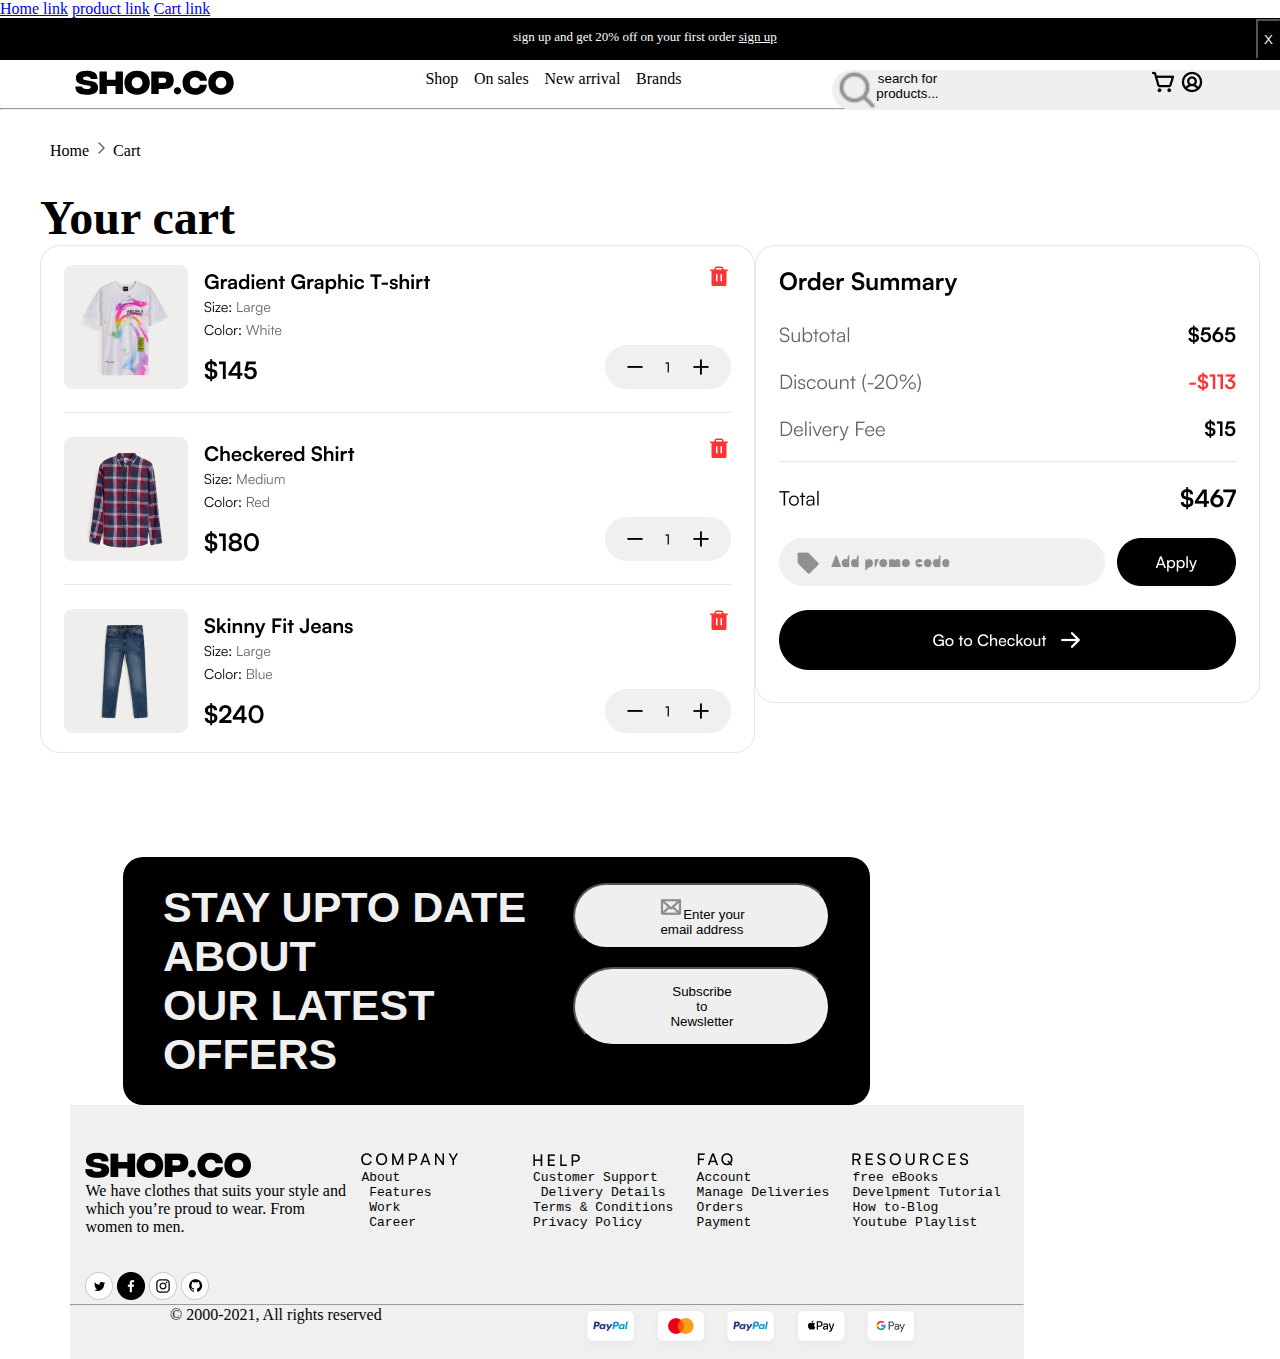
<file: cart.html>
<!DOCTYPE html>
<html lang="en">
<head>
    <meta charset="UTF-8">
    <meta name="viewport" content="width=device-width, initial-scale=1.0">
    <title>Cart</title>
    <link rel="stylesheet" href="./index.css">
 <a href="/index.html">Home link</a>
<a href="/product.html">product link</a>
<a href="./category.html">Cart link</a>
</head>
<body>
    
    <section class="head2">
      
        <p>sign up and get 20% off on your first order <span>sign up</span> </p>
   
        <button class="edit2">X</button>
    </section>

    <nav class="nav-bar">

        <div class="logo">
            <img src="./image/SHOP.CO.svg" alt="">
        </div>
    <ul>
 <li>Shop</li>
<li>On sales</li>
<li>New arrival</li>
<li>Brands</li>

</ul>


<div class="search"><button class="emg"> <img src="./image/Vector (3).png" alt=""> search for products...</button></div>

    <div class="img">
        <img src="./image/Frame (2).png
        " alt="">
        <img src="./image/Frame.png" alt="">
    </div>
</nav>
 <hr class="line">

 <div class="angletag2">
    
    Home <img src="./image/angletag.png" alt=""> 
    Cart 
    </div>

    <section class="cart1">
        <p class="your">Your cart</p>
        <div class="both">
            <div class="left">
<img src="./image/Frame 27 (2).png" alt="">
            </div>

<div class="right">
    <img src="/image/Frame 28.png" alt="">
</div>
        </div>




        <div class="stay3">
    
            <p class="upto"> STAY UPTO DATE ABOUT <br> OUR LATEST OFFERS</p>
            <div><button class="email"><img src="./image/email.png" alt="">Enter your email address</button><br><br><button class="emai"> Subscribe to Newsletter</button></div>
        </div>
        <footer class="sect4">
        <div class="help">
        
            <div>
                <img src="./image/SHOP.CO.png" alt=""><br><p>We have clothes that suits your style and 
                    <br> which you’re proud to wear. From <br> women to men.</p> <br><br>
                    <img src="./image/1.png" alt=""> <img src="./image/2.png" alt=""> <img src="./image/3.png" alt=""> <img src="./image/4.png" alt="">
                </div>
                <div>
                    <img src="./image/HELP MENU.png" alt=""><br><pre>About <br> Features <br> Work <br> Career 
                    </pre> 
                </div>
                <div>
                    <img src="./image/HELP MENU (1).png" alt=""><br><pre>Customer Support <br> Delivery Details <br>Terms & Conditions <br>Privacy Policy</pre>
                </div>
                <div>
                    <img src="./image/HELP MENU (2).png" alt=""><br> <pre>Account <br>Manage Deliveries <br>Orders <br>Payment</pre>
                </div>
                <div>
                    <img src="./image/HELP MENU (3).png" alt=""><br> <pre>free eBooks <br>Develpment Tutorial <br>How to-Blog <br>Youtube Playlist</pre>
                </div>
        </div>
        
        <hr>
        <div class="rights">
        
            <div class="alrights">
                <p>© 2000-2021, All rights reserved</p>
        
            </div>
        
                <div class="badge2">
                    <img src="./image/Badge.png" alt="">
                    <img src="./image/Badge (1).png" alt="">
                    <img src="./image/Badge (2).png" alt="">
                    <img src="./image/Badge (3).png" alt="">
                    <img src="./image/Badge (4).png" alt="">
                </div>
        </footer>
    </section>

   
</body>
</html>
</file>
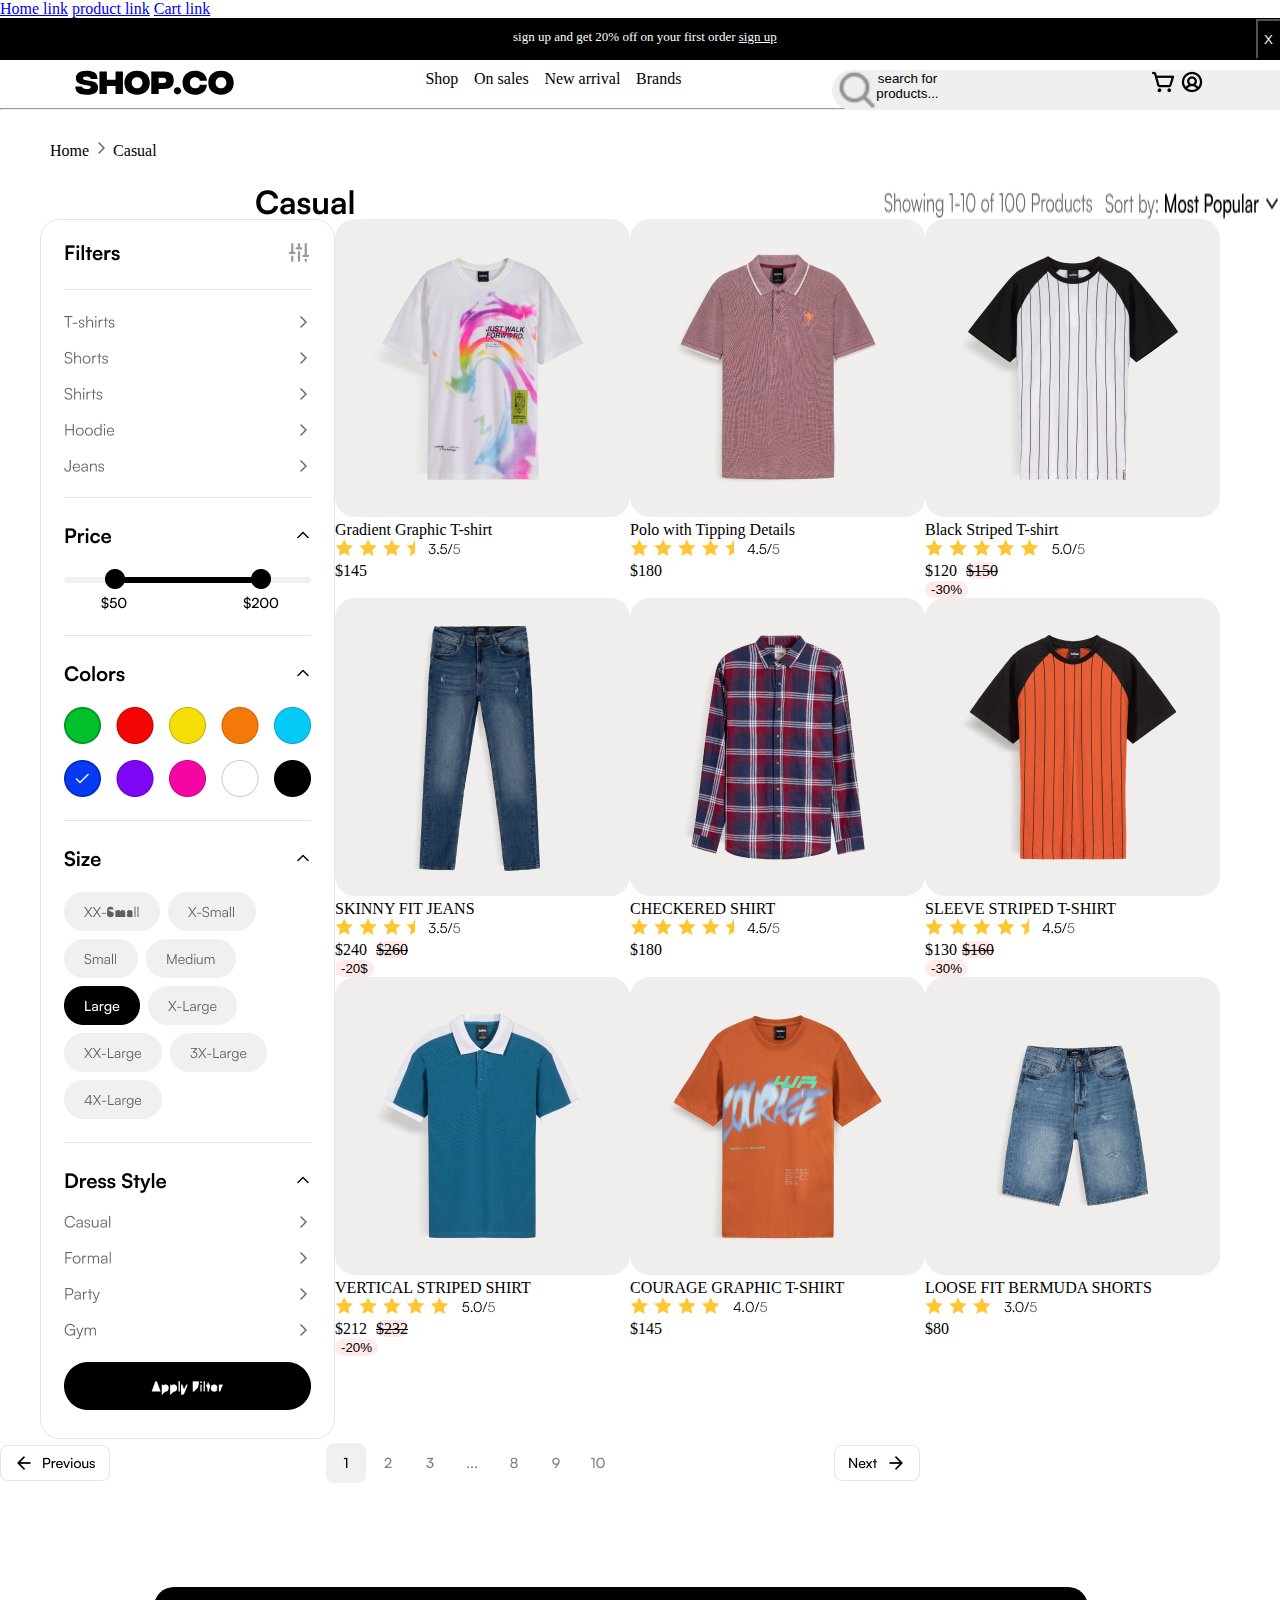
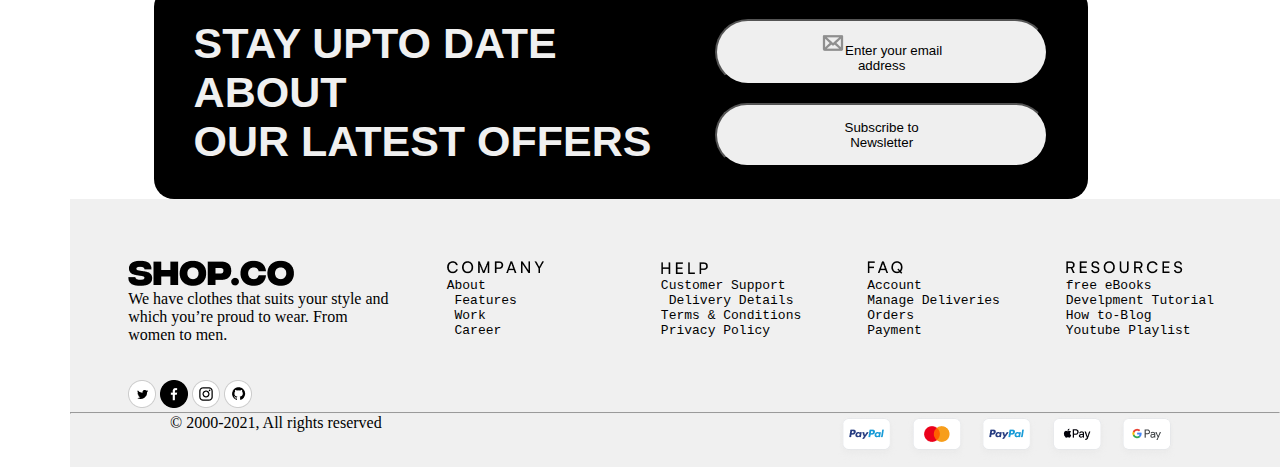
<file: category.html>
<!DOCTYPE html>
<html lang="en">
<head>
    <meta charset="UTF-8">
    <meta name="viewport" content="width=device-width, initial-scale=1.0">
    <title>Category page</title>
</head>
<link rel="stylesheet" href="./index.css">

<a href="/index.html">Home link</a>
<a href="/product.html">product link</a>
<a href="./cart.html">Cart link</a>
<body>
    <section class="head2">
      
        <p>sign up and get 20% off on your first order <span>sign up</span> </p>
   
        <button class="edit2">X</button>
    </section>

    <nav class="nav-bar">

        <div class="logo">
            <img src="./image/SHOP.CO.svg" alt="">
        </div>
    <ul>
 <li>Shop</li>
<li>On sales</li>
<li>New arrival</li>
<li>Brands</li>

</ul>


<div class="search"><button class="emg"> <img src="./image/Vector (3).png" alt=""> search for products...</button></div>

    <div class="img">
        <img src="./image/Frame (2).png
        " alt="">
        <img src="./image/Frame.png" alt="">
    </div>
</nav>
 <hr class="line">

 <div class="angletag2">
    
    Home <img src="./image/angletag.png" alt=""> 
    Casual 
    </div>
    <section class="catsect1">
        <div class="casu">
          <div class="cas"> <img src="/image/Casual (1).png" alt=""></div>
            <img src="/image/Frame 67 (1).png" alt="">
        </div>
        
  <div class="ritleft">
    <div class="left">
        <img src="./image/Frame 27 (1).png" alt="">
    </div>
    <div class="right">

<div class="row1">
<div class="row11"> <div> <img src="./image/Frame 33.png" alt="">
</div><p>Gradient Graphic T-shirt</p><div> <img src="./image/Frame 39.png" alt="">
</div><p>$145</p> </div>

<div class="row12"><div><img src="./image/Frame 34 (2).png" alt=""> 
</div><p>Polo with Tipping Details</p><div><img src="./image/Frame 40 (2).png" alt="">
</div><p>$180</p></div>

<div class="row13"><div><img src="./image/Frame 38.png" alt="">
</div> <p>Black Striped T-shirt</p><div><img src="./image/Frame 41 (2).png" alt="">
</div>  <p>$120 <span class="dis">$150</span></p><button class="rowds">-30%</button></div>
</div>

<div class="row2">

<div class="row21"> <div><img src="./image/Frame 71 (2).png" alt="">
</div> <p>SKINNY FIT JEANS</p><div><img src="./image/Frame 39.png" alt="">
</div><p>$240 <span class="dis">$260</span></p><button class="rowds">-20$</button></div>
<div class="row22"> <div><img src="./image/Frame 72.png" alt="">
</div><p>CHECKERED SHIRT</p> <div><img src="./image/Frame 40 (2).png" alt=""></div><p>$180</p></div>
<div class="row23"><div><img src="./image/Frame 73.png" alt="">
</div><p>SLEEVE STRIPED T-SHIRT</p><div><img src="./image/Frame 40 (2).png" alt="">
</div> <p>$130<span class="dis">$160</span></p><button class="rowds">-30%</button></div>
</div>

<div class="row3"> 
    <div class="31"><div><img src="./image/Frame 32.png" alt="">
</div><p>VERTICAL STRIPED SHIRT</p> <div><img src="./image/Frame 35 (2).png" alt=""></div>
 <p>$212 <span class="dis">$232</span></p><button class="rowds">-20%</button></div>
<div class="32"> <div> <img src="./image/Frame 70 (1).png" alt=""></div>
<p>COURAGE GRAPHIC T-SHIRT</p><div> <img src="./image/Frame 68.png" alt=""></div><p>$145</p></div>
<div class="33"> <div><img src="./image/Frame 71 (3).png" alt="">
</div><p>LOOSE FIT BERMUDA SHORTS</p><div><img src="./image/Frame 69.png" alt=""></div><p>$80</p></div>
</div>
  </div>
  
    </section>
    <div class="down"></div> <img src="/image/Frame 88.png" alt=""></div>

    <footer>


        <div class="stay4">
    
            <p class="upto"> STAY UPTO DATE ABOUT <br> OUR LATEST OFFERS</p>
            <div><button class="email"><img src="./image/email.png" alt="">Enter your email address</button><br><br><button class="emai"> Subscribe to Newsletter</button></div>
        </div>
        <footer class="sect4">
        <div class="help">
        
            <div>
                <img src="./image/SHOP.CO.png" alt=""><br><p>We have clothes that suits your style and 
                    <br> which you’re proud to wear. From <br> women to men.</p> <br><br>
                    <img src="./image/1.png" alt=""> <img src="./image/2.png" alt=""> <img src="./image/3.png" alt=""> <img src="./image/4.png" alt="">
                </div>
                <div>
                    <img src="./image/HELP MENU.png" alt=""><br><pre>About <br> Features <br> Work <br> Career 
                    </pre> 
                </div>
                <div>
                    <img src="./image/HELP MENU (1).png" alt=""><br><pre>Customer Support <br> Delivery Details <br>Terms & Conditions <br>Privacy Policy</pre>
                </div>
                <div>
                    <img src="./image/HELP MENU (2).png" alt=""><br> <pre>Account <br>Manage Deliveries <br>Orders <br>Payment</pre>
                </div>
                <div>
                    <img src="./image/HELP MENU (3).png" alt=""><br> <pre>free eBooks <br>Develpment Tutorial <br>How to-Blog <br>Youtube Playlist</pre>
                </div>
        </div>
        
        <hr>
        <div class="rights">
        
            <div class="alrights">
                <p>© 2000-2021, All rights reserved</p>
        
            </div>
        
                <div class="badge2">
                    <img src="./image/Badge.png" alt="">
                    <img src="./image/Badge (1).png" alt="">
                    <img src="./image/Badge (2).png" alt="">
                    <img src="./image/Badge (3).png" alt="">
                    <img src="./image/Badge (4).png" alt="">
                </div>
        
        </footer>

    
</body>
</html>
</file>
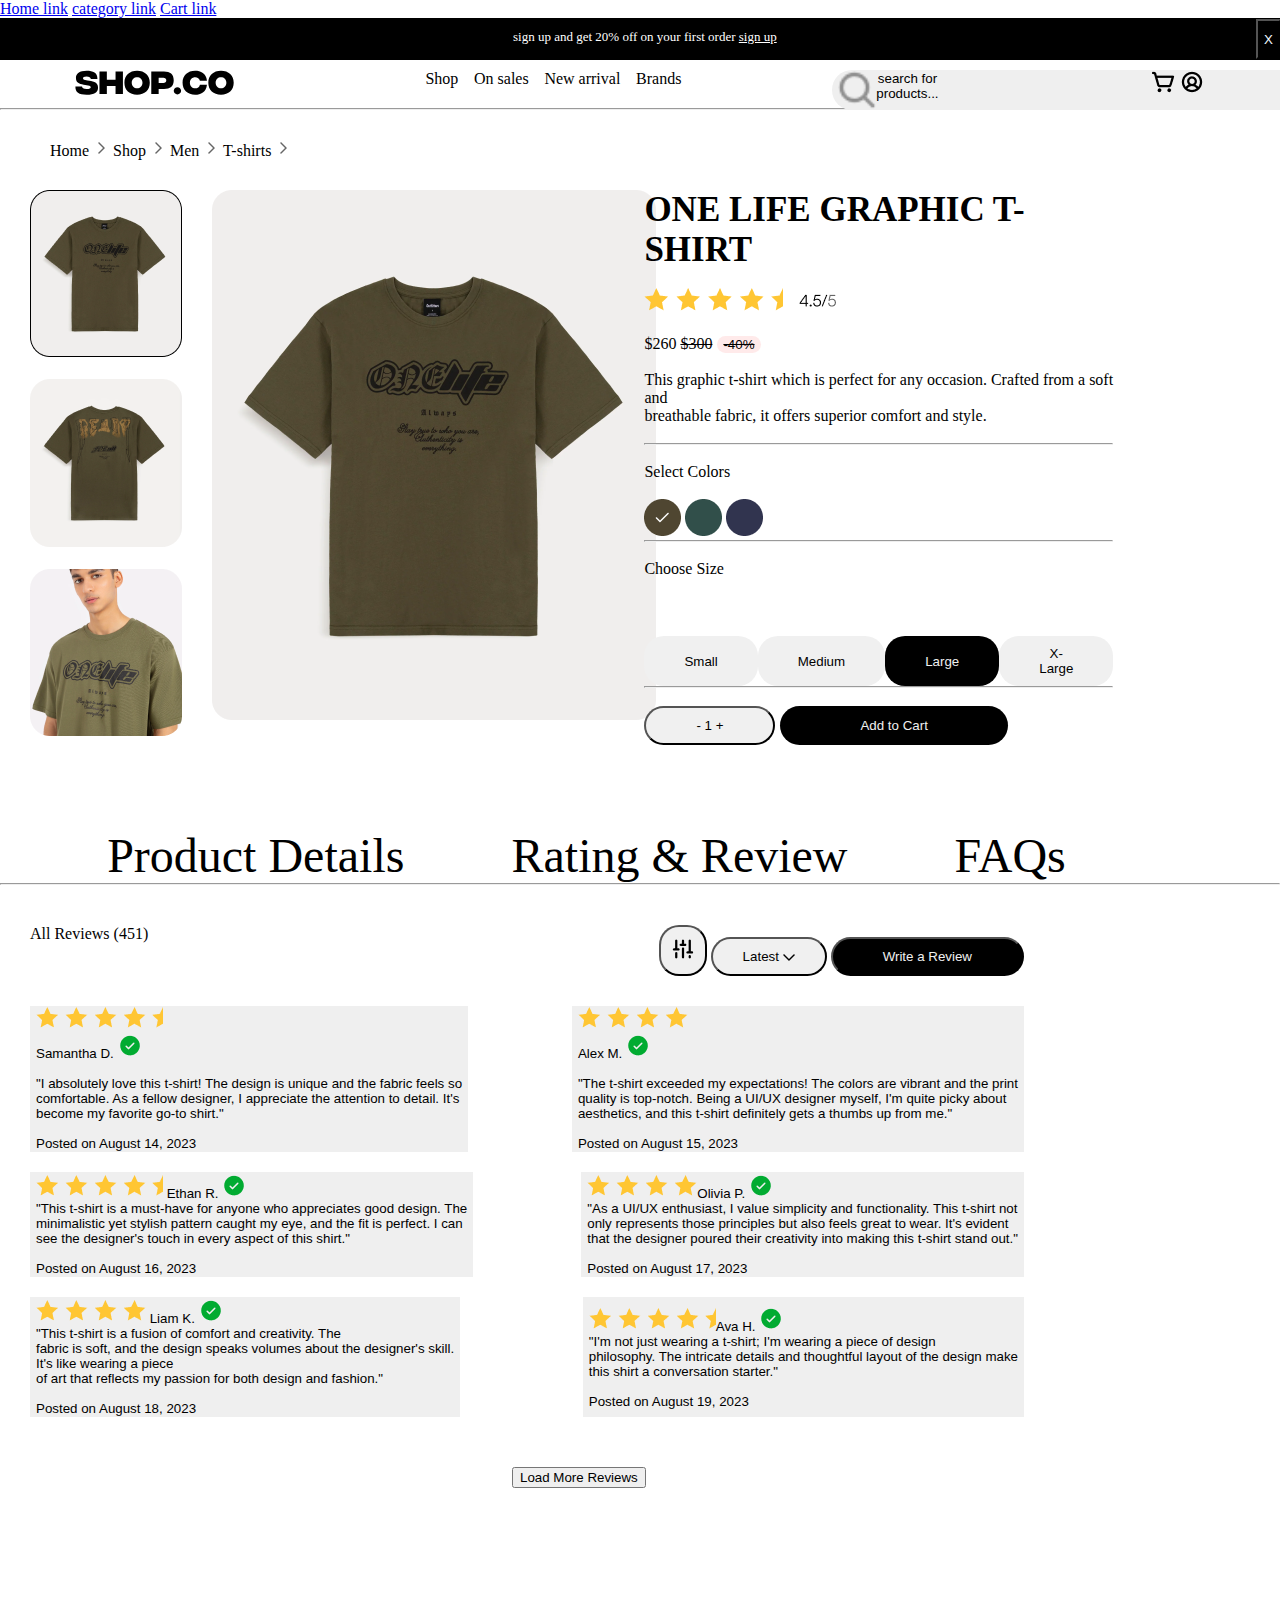
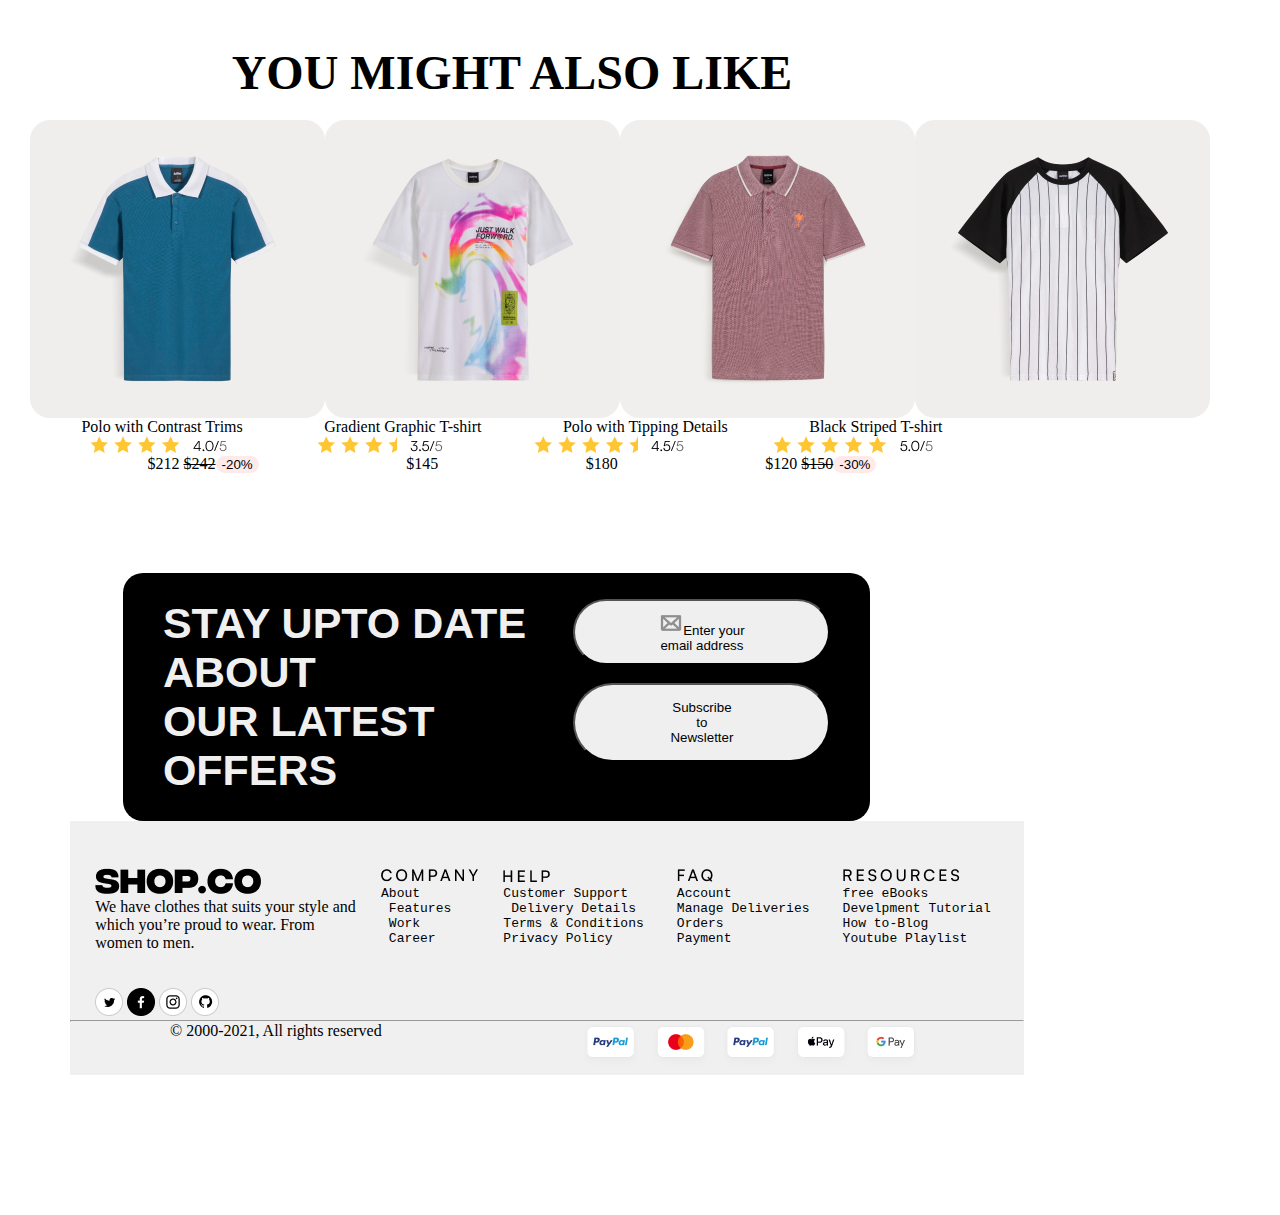
<file: product.html>
<!DOCTYPE html>
<html lang="en">
<head>
    <meta charset="UTF-8">
    <meta name="viewport" content="width=device-width, initial-scale=1.0">
    <title>Product</title>
</head>
<link rel="stylesheet" href="./index.css">
<a href="/index.html">Home link</a>
<a href="category.html">category link</a>
<a href="./cart.html">Cart link</a>
<body>
    <section class="head2">
      
        <p>sign up and get 20% off on your first order <span>sign up</span> </p>
   
        <button class="edit2">X</button>
    </section>

    <nav class="nav-bar">

        <div class="logo">
            <img src="./image/SHOP.CO.svg" alt="">
        </div>
    <ul>
 <li>Shop</li>
<li>On sales</li>
<li>New arrival</li>
<li>Brands</li>

</ul>


<div class="search"><button class="emg"> <img src="./image/Vector (3).png" alt=""> search for products...</button></div>

    <div class="img">
        <img src="./image/Frame (2).png
        " alt="">
        <img src="./image/Frame.png" alt="">
    </div>
</nav>
 <hr class="line">
 <div class="angletag">
    Home <img src="./image/angletag.png" alt=""> 
    Shop <img src="./image/angletag.png" alt=""> 
    Men <img src="./image/angletag.png" alt="">
    T-shirts <img src="./image/angletag.png" alt=""></div>

    <section class="prodsect1">

       <div class="polo1256">

        <div class="polo256">
            <img src="./image/polo 2 (1).png" alt=""><br><br>
            <img src="./image/polo 5.png" alt=""><br><br>
            <img src="./image/polo 6.png" alt=""><br><br>
        </div>
        <div class="polo1"><img src="./image/polo 1.png" alt=""></div>
        
       </div>

        <div class="dut-details">
            <p class="life">One Life Graphic T-shirt</p><br><img src="./image/star11.png" alt=""><br> <br>$260 <span class="discun"> $300</span><button class="dis">-40%</button><br><br>
            <p>This graphic t-shirt which is perfect for any occasion. Crafted from a soft and <br>
                 breathable fabric, it offers superior comfort and style.</p> <br>
                 <hr><br>
                 <p class="select">Select Colors</p> <br>
                 <div class="ellp"><img src="./image/ellip1.png" alt="">
                    <img src="./image/Ellipse 2.png" alt="">
                    <img src="./image/Ellipse 3.png" alt=""> </div>
                 
                 <hr><br>Choose Size <br><br>
                 <div class="smbtn">
                    <button class="small"> Small</button> <br> <button class="small"> Medium</button><br> 
                    <button class="Large">Large</button><br><button class="small">X-Large</button> <br>
                 </div> 
                 <hr> <br>
                 <div class="oper">
                    <button class="min">- 1 +</button><br><button class="add">Add to Cart</button>
                </div>

    </section>
   

    <div class="FAQ">
      <p>Product Details </p>  <p>Rating & Review </p>FAQs <p> 
    </div>
<hr>
<article class=" sect2">

    <div class="all">

        <p class="reall">All Reviews (451)</p>
        
        <div class="vect">
             <button class="fam"><img src="./image/Fam.png" alt=""></button>
            <button class="lat" > Latest <img src="./image/V (4).png" alt=""></button>
            <button class="rev"> Write a Review</button>
         </div>
        </div>


  <div class="samalx">

    <button class="sam">
       <img src="./image/star sam.png" alt=""> 
        <p>Samantha D. <img src="./image/click.png" alt=""></p><br>
        <p>"I absolutely love this t-shirt! The design is unique and the fabric feels so <br> comfortable. As a fellow designer, I appreciate the attention to detail. It's <br>become my favorite go-to shirt."</p><br>
        <p>Posted on August 14, 2023</p>
</button>

<button class="alex"> <img src="./image/alex star.png" alt=""><p>Alex M. <img src="./image/click.png" alt=""></p><br>
<p>"The t-shirt exceeded my expectations! The colors are vibrant and the print <br> quality is top-notch. Being a UI/UX designer myself, I'm quite picky about <br> aesthetics, and this t-shirt definitely gets a thumbs up from me."</p> <br><p>Posted on August 15, 2023</p></button>
  </div>

  <div class="etholiv">
    <button class="ethan"><img src="./image/star sam.png" alt=""> Ethan R. <img src="./image/click.png" alt=""> <p>"This t-shirt is a must-have for anyone who appreciates good design. The <br> minimalistic yet stylish pattern caught my eye, and the fit is perfect. I can <br> see the designer's touch in every aspect of this shirt."</p> <br> <p>Posted on August 16, 2023</p></button>

    <button class="Olivia"><img src="./image/alex star.png" alt="">Olivia P. <img src="./image/click.png" alt=""><p>"As a UI/UX enthusiast, I value simplicity and functionality. This t-shirt not <br> only represents those principles but also feels great to wear. It's evident  <br>that the designer poured their creativity into making this t-shirt stand out."</p><br><p>Posted on August 17, 2023</p></button>
  </div>

  <div class="liamAva">
    <button class="Liam"><img src="./image/alex star.png" alt=""> Liam K. <img src="./image/click.png" alt=""><p>"This t-shirt is a fusion of comfort and creativity. The  <br>fabric is soft, and the  design speaks volumes about the  designer's skill. <br> It's like wearing a piece <br> of art that reflects my passion for both design and fashion."</p><br><p>Posted on August 18, 2023</p></button>
<button class="Ava"><img src="./image/star sam.png" alt="">Ava H. <img src="./image/click.png" alt=""><p>"I'm not just wearing a t-shirt; I'm wearing a piece of design <br>philosophy. The intricate details and thoughtful layout of the design make <br> this shirt a conversation starter."</p><br><p>Posted on August 19, 2023</p></button>
  </div>

  <button class="Load">Load More Reviews</button>
</article>

<section class="sect3">
    <p class="you">You might also like</p>

    <div class="polograd">
        <img src="./image/Frame 32.png" alt="">
        <img src="./image/Frame 33.png" alt="">
        <img src="./image/Frame 34.png" alt="">
        <img src="./image/Frame 38.png" alt="">
    </div>
    <div class="trims">
        <p>Polo with Contrast Trims</p> 
        <p>Gradient Graphic T-shirt</p> 
        <p>Polo with Tipping Details</p>
         <p>Black Striped T-shirt</p>
    </div>
    <div class="pogra">
        <img src="./image/Frame 35.png" alt="">
        <img src="./image/Frame 39.png" alt="">
        <img src="./image/Frame 40.png" alt="">
        <img src="./image/Frame 41.png" alt="">
    </div>

<div class="pritag">

    <div>$212 <span class="red">$242</span><button class="btp">-20%</button></div>
        <div>$145</div>
         <div>$180</div>
         <div> $120 <span class="red">$150</span><button class="btp">-30%</button> </div> 
</div>

<div class="stay2">
    
    <p class="upto"> STAY UPTO DATE ABOUT <br> OUR LATEST OFFERS</p>
    <div><button class="email"><img src="./image/email.png" alt="">Enter your email address</button><br><br><button class="emai"> Subscribe to Newsletter</button></div>
</div>
<footer class="sect4">
<div class="help">

    <div>
        <img src="./image/SHOP.CO.png" alt=""><br><p>We have clothes that suits your style and 
            <br> which you’re proud to wear. From <br> women to men.</p> <br><br>
            <img src="./image/1.png" alt=""> <img src="./image/2.png" alt=""> <img src="./image/3.png" alt=""> <img src="./image/4.png" alt="">
        </div>
        <div>
            <img src="./image/HELP MENU.png" alt=""><br><pre>About <br> Features <br> Work <br> Career 
            </pre> 
        </div>
        <div>
            <img src="./image/HELP MENU (1).png" alt=""><br><pre>Customer Support <br> Delivery Details <br>Terms & Conditions <br>Privacy Policy</pre>
        </div>
        <div>
            <img src="./image/HELP MENU (2).png" alt=""><br> <pre>Account <br>Manage Deliveries <br>Orders <br>Payment</pre>
        </div>
        <div>
            <img src="./image/HELP MENU (3).png" alt=""><br> <pre>free eBooks <br>Develpment Tutorial <br>How to-Blog <br>Youtube Playlist</pre>
        </div>
</div>

<hr>
<div class="rights">

    <div class="alrights">
        <p>© 2000-2021, All rights reserved</p>

    </div>

        <div class="badge2">
            <img src="./image/Badge.png" alt="">
            <img src="./image/Badge (1).png" alt="">
            <img src="./image/Badge (2).png" alt="">
            <img src="./image/Badge (3).png" alt="">
            <img src="./image/Badge (4).png" alt="">
        </div>

</footer>
</section>

    
    
</body>
</html>
</file>
<file: index.css>
*{
    margin: 0;
}

.head{
    display: flex;
    border: 1px solid;
    justify-content: space-between;
    height: 40px;
    width :100%;
    margin-bottom: 10px;
    background-color: black;


}
 .head p{
    color: white;
    font-size: small;
    margin-left: 40%;
    padding-top: 10px;
}

.head p span{
text-decoration: underline;
}

.edit{ background-color: black;

    color: aliceblue; 
}

nav{width: 100%;
    height: 0px;
background-color: white;
display: flex;
justify-content: space-around;

}

nav ul{
    display: flex;
    justify-content: space-between;
    width: 20%;

}

nav ul li{
    list-style:none;
}

.search {display: flex;
    justify-content: space-around;
    
}
.emg{padding-right: 300%;
    width: 80%;
    display: flex;
    height: 40px;
    font-size: smaller;
    border: none;
    border-radius: 20px;
}

h1{
    margin-left: 30px
}
nav.box{
width: 500px;
height: 30px;
}

.section-two{
background-image: url(./image/bckground.png);
height: 100vh;
margin-top: 60px;
background-size: cover;
background-repeat: no-repeat;
}

.FIND h1{
font-size: 100px;    
padding-top: 60px;
font-family: Arial, Helvetica, sans-serif;
color: #000000;
font-family: 'Franklin Gothic Medium', 'Arial Narrow', Arial, sans-serif;
}
.FIND p{
    text-align: justify;
    font-family:'Times New Roman', Times, serif;
    font-size: x-small;
    margin-left: 35px;
}

.shop{
    border: 1px solid color( black);
    width: 120px;
    height: 40px;
    margin-left: 20px;
    margin-top: 20px;
    border-radius: 50px;
    background: black;
    color: aliceblue;
}

.price{ 
    margin-top: 20px;
    display: flex;
    width:40%;
    height: 10%;
    justify-content:space-between;

}


.int{
    margin-left: 20px;
    margin-top: 40px;
    border-left-width: 2px dashed;

}

.qlty{
    margin-top: 40px;
    border-left-width: 2px dashed;
}


.happy{
    margin-top: 40px;
    border-left-width: 2px dashed;
}


.blackbar{
    align-items: center;
    display: flex;
    justify-content: space-between;
    background-color: #000000;
    width: 100%;
    height: 80px;
}

.newa p{margin-top: 60px;
    font-family: 'Times New Roman', Times, serif;
    font-size: xx-large;
    font-weight:1000;
    color: #000000;
text-align: center;
}

.arival{
    width: 100%;
    height: 100vh;
}



.cont{
    display: flex;
    justify-content: space-evenly;

}
.dicount{ 
    width: 90;
    display: flex;
    justify-content: space-evenly;
}
.dicount li{
    list-style: none;
    font-size: small;
    text-size-adjust: 20px;
    text-transform: lowercase;
    color: #000000;
    text-align: center;
}

.star{
    display: flex;
    justify-content: space-evenly;
}

.cost{
    display: flex;
    justify-content: space-evenly;
}

.btm{ border-radius: 10px;
    border: none;
    background-color: #FF33331A;
}

.js{
    text-decoration: line-through;
}


.View{
    color: #0000001A;
    padding:10px 30px;
    margin: 30px auto;
    border-radius: 25px;
    display: flex;
    border: none;
    color: black;
    font-size: 10px;
    font-family:'Segoe UI', Tahoma, Geneva, Verdana, sans-serif;
}


.topselling{ margin-top: 60px;
    color: #000000;
    font-size: 48px;
    font-weight: 700;
    text-align: center;
    text-transform: uppercase;
    font-family: Verdana, Geneva, Tahoma, sans-serif
}
.distop{
    display: flex;
    justify-content: space-evenly;

}

.dicrb{
    width: 90;
    display: flex;
    justify-content: space-evenly;
}

.dicrb li{
    list-style: none;
    font-size: small;
    text-size-adjust: 20px;
    text-transform: lowercase;
    color: #000000;
    text-align: center;

}

.star1{
    display: flex;
    justify-content: space-evenly;
}

.discnt{ display: flex;
    justify-content: space-evenly;

}

.lei{
    border-radius: 10px;
    border: none;
    background-color: #FF33331A;
}

.le{
    text-decoration: line-through;
}

.vew{
    color: #0000001A;
    padding:10px 20px;
    margin: 20px auto;
    border-radius: 25px;
    display: flex;
    border: none;
    color: black;
    font-size: 10px;
    font-family:'Segoe UI', Tahoma, Geneva, Verdana, sans-serif;   
}

.cust{ margin-top: 80px;
background-color: #F0F0F0;
width: 90%;
height: 110%;
margin-left:100px;
}

.Browse{
    padding-top: 50px;
    font-size: 48px;
    font-weight: 700;
    color: #000000;
    text-align: center;
}

.gem{  
    padding-top: 100px;
    margin-left: 250px;
}

.casfor{ padding-left: px;
display: flex;

}
.pag{
    display: flex;
}

.casual casfor img{
    padding-right: 20px;
}



.sec3{
    width: 100%;
    height: 90vh;
}

.our{margin-top: 100px;
    margin-left: 30px;
    font-size: 48px;
    font-weight: 700;
    color: #000000;
    text-align: justify;
}


.arrow{ 
    float: right;
}


.sar{
    padding-top: 20px;
    border-style: hidden;
    border: 100px 140px;
    display: flex;
    justify-content: space-evenly
}

.Sarah{ 
    border: 80px 100px;
    justify-content: center;
    background-color:white;
    border-color: #F0F0F0;
    

}

.Alex{background-color:white;
    justify-content: center;
    border-radius:10px ;
    border-color: #F0F0F0;
}

.jam{ justify-content:center;
    border-radius:10px;
    background-color:white;
    border-color: #F0F0F0;
}

.stylep{
    display: flex;
    justify-content: space-evenly;
}

.stay {
    margin-bottom: 10%;
    background-color: #000000;
    border: 50% 40px;
    border-radius: 20px;
    display: flex;
    justify-content: space-between;
    padding-top: 2.5%;
    padding-bottom: 2.5%;
    margin-left: 12%;
    margin-right: 15%;
}

.email{ margin-right: 40px;
    padding: 10px 80px;
    border-radius:40px;
    color: #000000;

}

.emai{
    margin-right: 40px;
    padding: 15px 95px;
    border-radius:40px;
    color:#000000

}
.email img{
    size: 20px;
}

.upto{ color: #F0F0F0;
    margin-left: 40px;
    font-size: 43px;
    font-family: Verdana, Geneva, Tahoma, sans-serif;
    font-weight: 700;
}

.line{ width: 100%;
    
    background-color: #F0F0F0;

}

.reserved{
    margin-top:10%;
justify-content: space-between;
display: flex;
}


.head2{
    display: flex;
    border: 1px solid;
    justify-content: space-between;
    height: 40px;
    width :100%;
    margin-bottom: 10px;
    background-color: black;
}

.head2 p{
    color: white;
    font-size: small;
    margin-left: 40%;
    padding-top: 10px;
}

.head2 p span{
    text-decoration: underline;
    }

        
.edit2{ background-color: black;

    color: aliceblue; 
}


nav{width: 100%;
    height: 0px;
background-color: white;
display: flex;
justify-content: space-around;

}

nav ul{
    display: flex;
    justify-content: space-between;
    width: 20%;

}

nav ul li{
    list-style:none;
}


.search {display: flex;
    justify-content: space-around;
    
}
.emg{padding-right: 300%;
    width: 80%;
    display: flex;
    height: 40px;
    font-size: smaller;
    border: none;
    border-radius: 20px;
}

h1{
    margin-left: 30px
}
nav.box{
width: 500px;
height: 30px;
}

.line{margin-top:3%;
}

.angletag{
    margin-left: 20px;
    padding: 30px;
}

.prodsect1{
    width:80%;
    height:80%;
    display: flex;
    justify-content:space-between;
}

.polo1{ margin-left: 30px;

}

.life{ font-size: 35px;
    font-weight: 700;
    color: #000000;
    text-transform: uppercase;

}

.polo1256{
    width:60%;
display: flex;
padding-left: 30px;

}

.smbtn{
padding-top: 40px;
    display: flex;
    justify-content: space-between;
    
}

.small{
    background-color:#F0F0F0;
    border-radius: 20px;
    padding:10px 40px 10px 40px;
    border: none;
}
.Large{ background-color: #000000;
    border-radius: 20px;
    padding:10px 40px 10px 40px;
    border: none;
    color: #F0F0F0;
}

.dis{background-color: #FF33331A;
    margin-left: 5px;
    border-radius: 10px;
    border: none;
}
.discun{
    text-decoration: line-through;
}

.oper{
display: flex;
}
.add{border-radius:20px;
    padding:10px 80px 10px 80px;
    margin-left:5px;
    background-color: #000000;
    border:none;
    color:#F0F0F0;
}

.min{ border-radius:20px;
    padding:10px 50px 10px 50px;
background-color: #F0F0F0;
color: #000000;
}

 .FAQ{ margin-top: 70px;
    display: flex;
    justify-content: space-evenly;
    width: 100%;
    font-size:48px;
    font-weight:400;
}

.sect2 { width:80%;
    height: 80vh;
}


.all{ margin-top:40px;
    display:flex;
    justify-content:space-between;
}

.vect{ 
    justify-content: space-between;
}


.fam{
    padding: 10px 10px 10px 10px;
    border-radius: 20px;
    background-color: #F0F0F0;
}
.lat{  border-radius:20px;
    padding:10px 30px 10px 30px;
    background-color: #F0F0F0;
}

.rev{ 
    background-color: #000000;
     border-radius:20px;
    padding:10px 50px 10px 50px;
    color:#F0F0F0;
}
.reall{
    margin-left:30px;
}

.samalx{ margin-top:30px;
    display: flex;
    justify-content: space-between;
}
.sam{ margin-left: 30px;
    text-align: justify;
border: 60px;
}

.alex{
    margin-left: 30px;
    text-align: justify;
border: 60px;
}

.etholiv{
    margin-top:20px;
    display: flex;
    justify-content: space-between;    
}

.ethan{   margin-left: 30px;
    text-align: justify;
border: 60px;
}

.Olivia{

    margin-left: 30px;
    text-align: justify;
border: 60px;
}

.liamAva{
    margin-top:20px;
    display: flex;
    justify-content: space-between; 
}

.Liam{ margin-left: 30px;
    text-align: justify;
border: 60px;
border: none;
}

.Ava{  margin-left: 30px;
    text-align: justify;
border: 60px;
border: navajowhite;
}

.Load{ 
    margin-top: 50px;
    margin-left: 50%;
}

.sect3{ width:80%;
    height: 130vh;

}
.you{ 
text-align: center;
font-size: 48px;
font-weight: 700;
color: #000000;
text-transform: uppercase;

}

.polograd{padding-top: 20px;
    margin-left: 30px;
    display: flex;
    justify-content: space-evenly;

}
.trims{ display:flex;
    justify-content: space-evenly;

}

.pogra{
    display: flex;
    justify-content: space-evenly;
}

p.pogra{
    font-size: x-large;
    margin-right: 30px;
}

.pritag{
    display: flex;
    justify-content: space-evenly;
}

.btp{
    background-color:#FF33331A;
    border-radius: 10px;
    border: none;
}
.red{
    text-decoration: line-through;
}

.stay2{
    margin-top: 100px;
    background-color: #000000;
    border: 50% 40px;
    border-radius: 20px;
    display: flex;
    justify-content: space-between;
    padding-top: 2.5%;
    padding-bottom: 2.5%;
    margin-left: 12%;
    margin-right: 15%;
}


.email{ margin-right: 40px;
    padding: 10px 80px;
    border-radius:40px;
    color: #000000;

}

.emai{
    margin-right: 40px;
    padding: 15px 95px;
    border-radius:40px;
    color:#000000

}
.email img{
    size: 20px;
}

.upto{ color: #F0F0F0;
    margin-left: 40px;
    font-size: 43px;
    font-family: Verdana, Geneva, Tahoma, sans-serif;
    font-weight: 700;
}

.sect4{
    margin-left: 70px;
    background-color: #F0F0F0;
}

.help{ 
    display: flex;
    padding-top: 5%;
    justify-content: space-evenly;
    
}

.rights{
    display: flex;
    justify-content: space-between;
}
.alrights{
    margin-left: 100px;
}

.badge2{
    margin-right: 100px;
}



*{
    margin: 0;
}

.head{
    display: flex;
    border: 1px solid;
    justify-content: space-between;
    height: 40px;
    width :100%;
    margin-bottom: 10px;
    background-color: black;


}
 .head p{
    color: white;
    font-size: small;
    margin-left: 40%;
    padding-top: 10px;
}

.head p span{
text-decoration: underline;
}

.edit{ background-color: black;

    color: aliceblue; 
}

nav{width: 100%;
    height: 0px;
background-color: white;
display: flex;
justify-content: space-around;

}

nav ul{
    display: flex;
    justify-content: space-between;
    width: 20%;

}

nav ul li{
    list-style:none;
}

.search {display: flex;
    justify-content: space-around;
    
}
.emg{padding-right: 300%;
    width: 80%;
    display: flex;
    height: 40px;
    font-size: smaller;
    border: none;
    border-radius: 20px;
}

h1{
    margin-left: 30px
}
nav.box{
width: 500px;
height: 30px;
}


.angletag2 {
    margin-left: 20px;
    padding: 30px;
}

.catsect1{
    width: 100%;
    height: 100vhh;
    
}

.casu{
    display: flex;
    justify-content: space-between;
}
.cas{
    padding-left:20%;
}

.ritleft{ 
    display: flex;
    justify-content: space-between;
}

.right{
    margin-right: 35%;
}
.left{
    margin-left: 40px;
}

.row1{
    display: flex;
    justify-content: space-between;
}

.row2{
    display: flex;
    justify-content: space-between;
}

.row3{
    display: flex;
    justify-content: space-between;
}
.dis{
    text-decoration: line-through;
}
.rowds{
    background-color: #FF33331A;
    border-radius: 10px;
    border: none;
}
.down{
    margin-left: 50%;
}

.stay4{
    margin-top: 100px;
    background-color: #000000;
    border: 50% 40px;
    border-radius: 20px;
    display: flex;
    justify-content: space-between;
    padding-top: 2.5%;
    padding-bottom: 2.5%;
    margin-left: 12%;
    margin-right: 15%;
}


.email{ margin-right: 40px;
    padding: 10px 80px;
    border-radius:40px;
    color: #000000;

}

.emai{
    margin-right: 40px;
    padding: 15px 95px;
    border-radius:40px;
    color:#000000

}
.email img{
    size: 20px;
}

.upto{ color: #F0F0F0;
    margin-left: 40px;
    font-size: 43px;
    font-family: Verdana, Geneva, Tahoma, sans-serif;
    font-weight: 700;
}

.sect4{
    margin-left: 70px;
    background-color: #F0F0F0;
}

.help{ 
    display: flex;
    padding-top: 5%;
    justify-content: space-evenly;
    
}

.rights{
    display: flex;
    justify-content: space-between;
}
.alrights{
    margin-left: 100px;
}

.badge2{
    margin-right: 100px;
}




*{ 
    margin: 0;
}



.head2{
    display: flex;
    border: 1px solid;
    justify-content: space-between;
    height: 40px;
    width :100%;
    margin-bottom: 10px;
    background-color: black;


}
 .head p{
    color: white;
    font-size: small;
    margin-left: 40%;
    padding-top: 10px;
}

.head p span{
text-decoration: underline;
}

.edit{ background-color: black;

    color: aliceblue; 
}

nav{width: 100%;
    height: 0px;
background-color: white;
display: flex;
justify-content: space-around;

}

nav ul{
    display: flex;
    justify-content: space-between;
    width: 20%;

}

nav ul li{
    list-style:none;
}

.search {display: flex;
    justify-content: space-around;
    
}
.emg{padding-right: 300%;
    width: 80%;
    display: flex;
    height: 40px;
    font-size: smaller;
    border: none;
    border-radius: 20px;
}

h1{
    margin-left: 30px
}
nav.box{
width: 500px;
height: 30px;
}



.angletag2 {
    margin-left: 20px;
    padding: 30px;
}

.cart1{
    width: 80%;
    height: 100vh;
}

.your{
    font-size: 48px;
    font-weight: 800;
    color: #000000;
    padding-left: 40px;
}

.both{
    display: flex;
    justify-content: space-between;
}

.stay3{
    margin-top: 100px;
    background-color: #000000;
    border: 50% 40px;
    border-radius: 20px;
    display: flex;
    justify-content: space-between;
    padding-top: 2.5%;
    padding-bottom: 2.5%;
    margin-left: 12%;
    margin-right: 15%;
}


.email{ margin-right: 40px;
    padding: 10px 80px;
    border-radius:40px;
    color: #000000;

}

.emai{
    margin-right: 40px;
    padding: 15px 95px;
    border-radius:40px;
    color:#000000

}
.email img{
    size: 20px;
}

.upto{ color: #F0F0F0;
    margin-left: 40px;
    font-size: 43px;
    font-family: Verdana, Geneva, Tahoma, sans-serif;
    font-weight: 700;
}

.sect4{
    margin-left: 70px;
    background-color: #F0F0F0;
}

.help{ 
    display: flex;
    padding-top: 5%;
    justify-content: space-evenly;
    
}

.rights{
    display: flex;
    justify-content: space-between;
}
.alrights{
    margin-left: 100px;
}

.badge2{
    margin-right: 100px;
}
</file>
